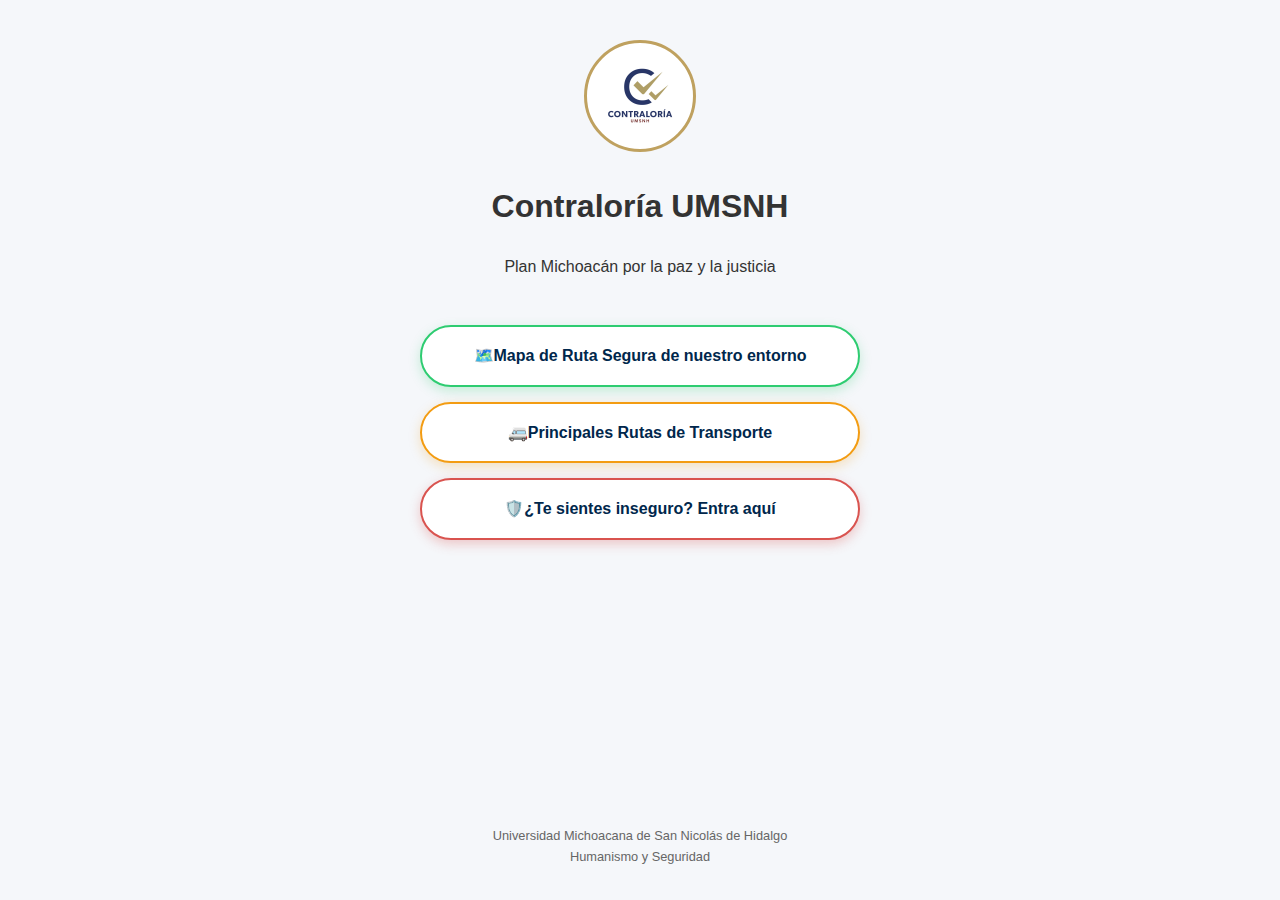
<file: index.html>
<!DOCTYPE html>
<html lang="es">
<head>
    <meta charset="UTF-8">
    <meta name="viewport" content="width=device-width, initial-scale=1.0">
    <meta name="description" content="Enlaces de seguridad y transporte UMSNH">
    <title>Contraloría UMSNH | Enlaces</title>
    <link rel="stylesheet" href="style.css">
</head>
<body>

    <div class="profile-section">
        <img src="logo_contraloria.jpg" alt="Logo Contraloría" class="profile-img">
        
        <h1>Contraloría UMSNH</h1>
        <p> <span> Plan Michoacán por la paz y la justicia</span></p>
    </div>

    <div class="links-container">
        <a href="mapa.html" class="link-btn btn-map" data-tooltip="Consulta el mapa de zonas seguras y rutas recomendadas">
            <span class="btn-icon">🗺️</span> Mapa de Ruta Segura de nuestro entorno
        </a>

        <a href="transporte.html" class="link-btn btn-transport" data-tooltip="Información sobre rutas de transporte público y paradas">
            <span class="btn-icon">🚐</span> Principales Rutas de Transporte
        </a>

        <a href="seguridad.html" class="link-btn highlight btn-security" data-tooltip="Acceso directo a ayuda y reporte de incidentes">
            <span class="btn-icon">🛡️</span> ¿Te sientes inseguro? Entra aquí
        </a>
    </div>

    <footer>
        <p>Universidad Michoacana de San Nicolás de Hidalgo<br>
        Humanismo y Seguridad</p>
    </footer>

</body>
</html>
</file>
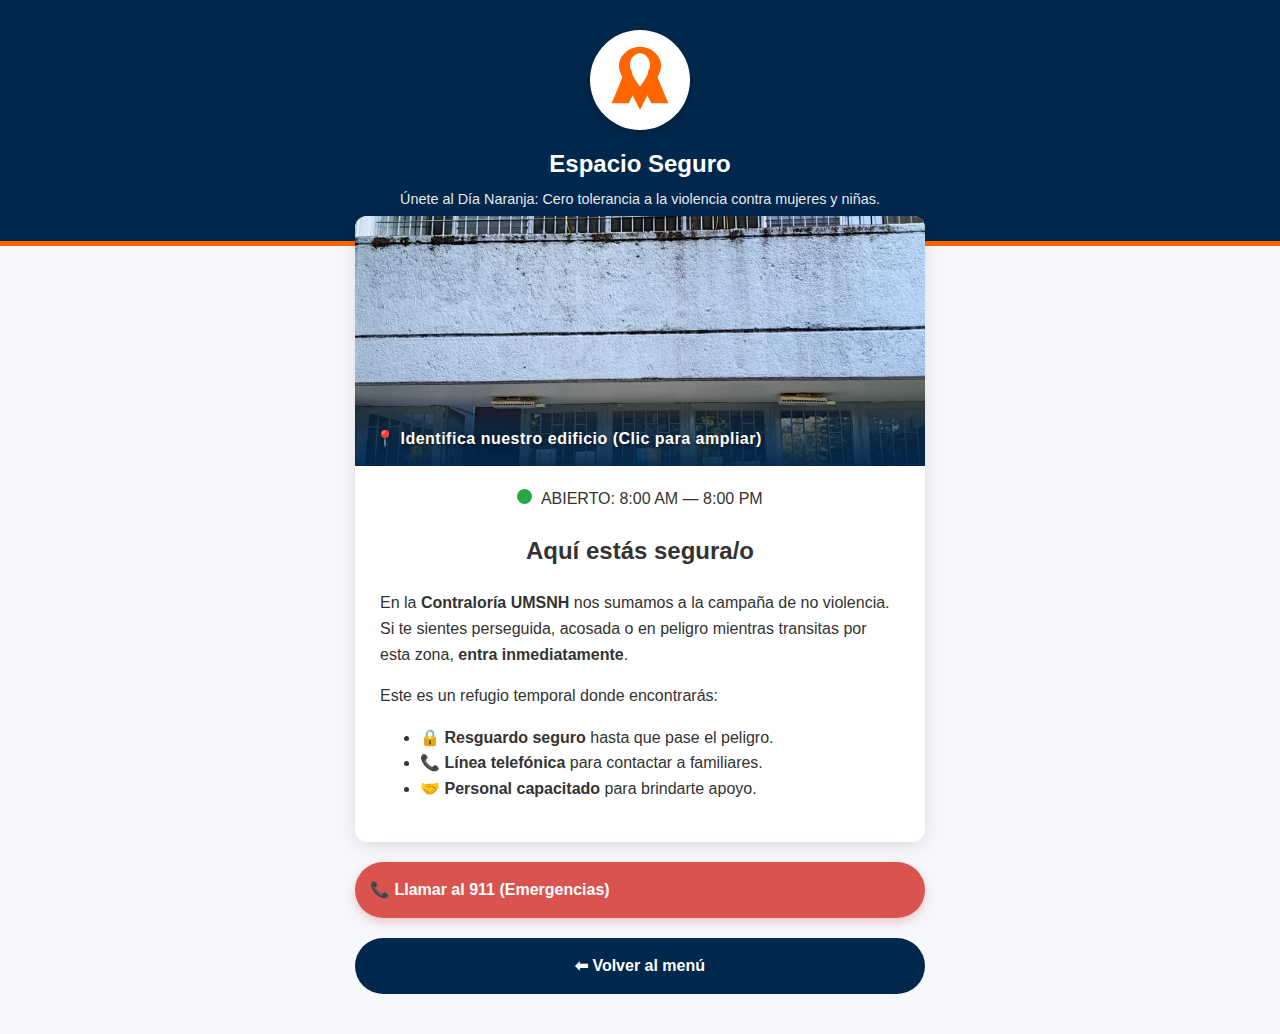
<file: seguridad.html>
<!DOCTYPE html>
<html lang="es">
<head>
    <meta charset="UTF-8">
    <meta name="viewport" content="width=device-width, initial-scale=1.0">
    <title>Espacio Seguro - Contraloría UMSNH</title>
    <link rel="stylesheet" href="style.css">
</head>
<body>

    <header class="hero-security">
        <div class="ribbon-icon">
            <!-- Icono de Moño Naranja (SVG) -->
            <svg xmlns="http://www.w3.org/2000/svg" viewBox="0 0 24 24" fill="#ff6600" width="80" height="80">
                <path d="M12 2C9.5 2 7 3.5 6 6c-1 2.5.5 5 2 7l4 8 4-8c1.5-2 3-4.5 2-7-.9-2.5-3.5-4-6-4zm0 2c1.5 0 3 1.5 3 3.5 0 2-1.5 4.5-3 6.5-1.5-2-3-4.5-3-6.5 0-2 1.5-3.5 3-3.5z"/>
                <path d="M8.5 9.5L5 18h3l1.5-3M15.5 9.5L19 18h-3l-1.5-3" stroke="#ff6600" stroke-width="2" stroke-linecap="round"/>
            </svg>
        </div>
        <h1>Espacio Seguro</h1>
        <p>Únete al Día Naranja: Cero tolerancia a la violencia contra mujeres y niñas.</p>
    </header>

    <div class="container security-page">
        
        <div class="card">
            <div class="facade-container">
                <img src="img/entrada_fachada_edificio.jpg" alt="Fachada Contraloría UMSNH" class="security-img" onclick="openModal(this)">
                <div class="img-caption">📍 Identifica nuestro edificio (Clic para ampliar)</div>
            </div>

            <div class="status-badge">
                <span class="status-dot"></span> ABIERTO: 8:00 AM — 8:00 PM
            </div>
            
            <h2>Aquí estás segura/o</h2>
            
            <div class="message">
                <p>En la <strong>Contraloría UMSNH</strong> nos sumamos a la campaña de no violencia. Si te sientes perseguida, acosada o en peligro mientras transitas por esta zona, <strong>entra inmediatamente</strong>.</p>
                <p>Este es un refugio temporal donde encontrarás:</p>
                <ul class="security-list">
                    <li>🔒 <strong>Resguardo seguro</strong> hasta que pase el peligro.</li>
                    <li>📞 <strong>Línea telefónica</strong> para contactar a familiares.</li>
                    <li>🤝 <strong>Personal capacitado</strong> para brindarte apoyo.</li>
                </ul>
            </div>
        </div>

        <a href="tel:911" class="btn-sos">📞 Llamar al 911 (Emergencias)</a>

        <a href="index.html" class="back-btn">⬅ Volver al menú</a>
    </div>

    <!-- El Modal -->
    <div id="imageModal" class="modal" onclick="closeModal()">
        <span class="close">&times;</span>
        <img class="modal-content" id="img01">
    </div>

    <script>
        function openModal(element) {
            var modal = document.getElementById("imageModal");
            var modalImg = document.getElementById("img01");
            modal.style.display = "block";
            modalImg.src = element.src;
        }

        function closeModal() {
            var modal = document.getElementById("imageModal");
            modal.style.display = "none";
        }
    </script>

</body>
</html>
</file>
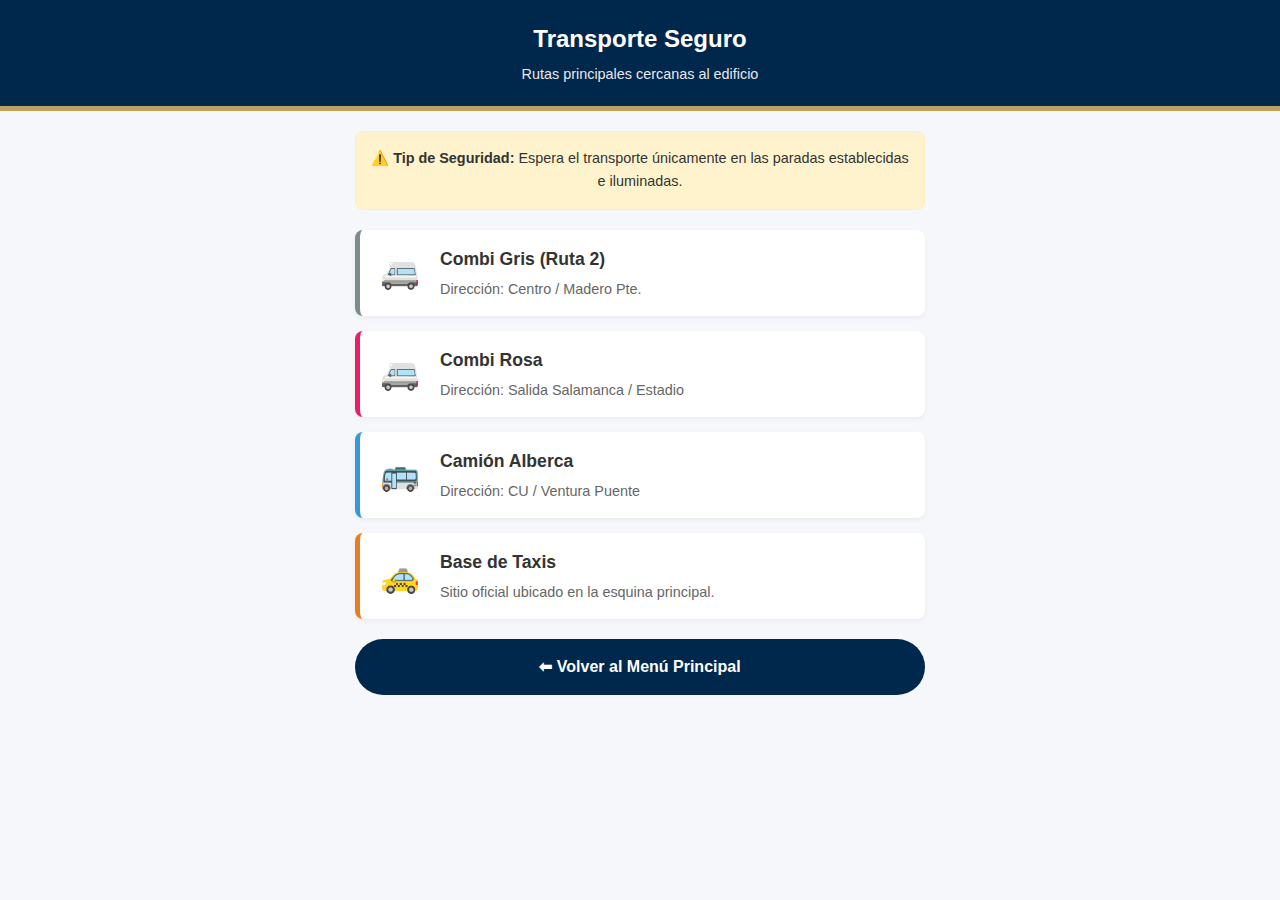
<file: transporte.html>
<!DOCTYPE html>
<html lang="es">

<head>
    <meta charset="UTF-8">
    <meta name="viewport" content="width=device-width, initial-scale=1.0">
    <title>Transporte - Contraloría UMSNH</title>
    <link rel="stylesheet" href="style.css">
</head>

<body>

    <header>
        <h1>Transporte Seguro</h1>
        <p>Rutas principales cercanas al edificio</p>
    </header>

    <div class="container">

        <div class="note">
            ⚠️ <strong>Tip de Seguridad:</strong> Espera el transporte únicamente en las paradas establecidas e
            iluminadas.
        </div>

        <div class="transport-card ruta-gris">
            <div class="icon-box">🚐</div>
            <div class="info-box">
                <h3>Combi Gris (Ruta 2)</h3>
                <p>Dirección: Centro / Madero Pte.</p>
            </div>
        </div>

        <div class="transport-card ruta-rosa">
            <div class="icon-box">🚐</div>
            <div class="info-box">
                <h3>Combi Rosa</h3>
                <p>Dirección: Salida Salamanca / Estadio</p>
            </div>
        </div>

        <div class="transport-card ruta-azul">
            <div class="icon-box">🚌</div>
            <div class="info-box">
                <h3>Camión Alberca</h3>
                <p>Dirección: CU / Ventura Puente</p>
            </div>
        </div>

        <div class="transport-card ruta-naranja">
            <div class="icon-box">🚕</div>
            <div class="info-box">
                <h3>Base de Taxis</h3>
                <p>Sitio oficial ubicado en la esquina principal.</p>
            </div>
        </div>

        <a href="index.html" class="back-btn">⬅ Volver al Menú Principal</a>

    </div>

</body>

</html>
</file>
<file: style.css>
/* =======================================================
   VARIABLES GLOBALES (Institucionales y de Seguridad)
   ======================================================= */
:root {
    --bg-color: #f5f7fa; /* Fondo suave y limpio */
    --umsnh-blue: #00274c; /* Azul Institucional (Principal) */
    --umsnh-gold: #bfa15f; /* Dorado/Ocre Institucional (Acento) */
    --safe-green: #28a745; /* Verde seguridad/abierto */
    --alert-color: #d9534f; /* Rojo de alerta/SOS */
    --white: #ffffff;
    --text-color: #333;
    --secondary-text: #666;
    --light-gray: #f4f4f4;
}

/* =======================================================
   ESTILOS BASE (Aplicables a todos los sitios)
   ======================================================= */
body {
    font-family: 'Segoe UI', Tahoma, Geneva, Verdana, sans-serif;
    background-color: var(--bg-color);
    margin: 0;
    padding: 0;
    color: var(--text-color);
    line-height: 1.6;
    /* Para el Linktree, centramos el contenido verticalmente */
    display: flex;
    flex-direction: column;
    align-items: center;
    min-height: 100vh;
}

header {
    background-color: var(--umsnh-blue);
    color: var(--white);
    padding: 20px;
    text-align: center;
    border-bottom: 5px solid var(--umsnh-gold);
    width: 100%;
    box-sizing: border-box;
}

header h1 {
    margin: 0;
    font-size: 1.5rem;
}

header p {
    margin: 5px 0 0;
    font-size: 0.9rem;
    opacity: 0.9;
}

/* Contenedor principal que limita el ancho para móviles */
.container {
    max-width: 600px;
    margin: 20px auto;
    padding: 0 15px;
    width: 100%;
    box-sizing: border-box;
}

/* Botón de regreso / Enlace de navegación general */
.back-btn {
    display: block;
    width: 100%;
    padding: 15px;
    margin: 20px 0;
    background-color: var(--umsnh-blue);
    color: white;
    text-align: center;
    text-decoration: none;
    border-radius: 50px;
    font-weight: bold;
    box-sizing: border-box;
    transition: background-color 0.3s;
}

.back-btn:hover {
    background-color: #001f3f;
}

footer {
    width: 100%;
    text-align: center;
    padding: 20px;
    font-size: 0.8rem;
    color: var(--secondary-text);
    margin-top: auto; /* Empuja el footer hacia abajo */
}


/* =======================================================
   ESTILOS ESPECÍFICOS DE LINKTREE (index.html)
   ======================================================= */
.profile-section {
    text-align: center;
    margin-top: 40px;
    margin-bottom: 30px;
    padding: 0 20px;
}

.profile-img {
    width: 100px;
    height: 100px;
    border-radius: 50%;
    object-fit: cover;
    border: 3px solid var(--umsnh-gold);
    background-color: var(--white);
    padding: 3px;
}

.links-container {
    width: 100%;
    max-width: 480px;
    padding: 0 20px;
    box-sizing: border-box;
    flex-grow: 1;
}

.link-btn {
    display: flex;
    align-items: center;
    justify-content: center;
    background-color: var(--white);
    color: var(--umsnh-blue);
    text-decoration: none;
    padding: 16px;
    margin-bottom: 15px;
    border-radius: 50px;
    border: 2px solid transparent;
    font-weight: 600;
    box-shadow: 0 4px 6px rgba(0,0,0,0.1);
    transition: all 0.3s cubic-bezier(0.25, 0.8, 0.25, 1);
    position: relative; /* Necesario para el tooltip */
}

.link-btn:hover {
    transform: translateY(-3px) scale(1.02);
    box-shadow: 0 10px 20px rgba(0,0,0,0.15);
    border-color: var(--umsnh-gold);
}

/* Estilos del Tooltip */
.link-btn::before {
    content: attr(data-tooltip);
    position: absolute;
    bottom: 120%; /* Posición encima del botón */
    left: 50%;
    transform: translateX(-50%) translateY(10px);
    background-color: var(--umsnh-blue);
    color: var(--white);
    padding: 8px 12px;
    border-radius: 6px;
    font-size: 0.85rem;
    white-space: nowrap;
    opacity: 0;
    visibility: hidden;
    transition: all 0.3s ease;
    pointer-events: none;
    z-index: 100;
    box-shadow: 0 4px 6px rgba(0,0,0,0.2);
    border: 1px solid var(--umsnh-gold);
}

/* Flecha del Tooltip */
.link-btn::after {
    content: '';
    position: absolute;
    bottom: 110%; /* Justo debajo del tooltip */
    left: 50%;
    transform: translateX(-50%) translateY(10px);
    border-width: 6px;
    border-style: solid;
    border-color: var(--umsnh-blue) transparent transparent transparent;
    opacity: 0;
    visibility: hidden;
    transition: all 0.3s ease;
    pointer-events: none;
    z-index: 100;
}

.link-btn:hover::before,
.link-btn:hover::after {
    opacity: 1;
    visibility: visible;
    transform: translateX(-50%) translateY(0);
}

/* =======================================================
   COLORES ESPECÍFICOS DE BOTONES (Bordes y Sombras)
   ======================================================= */
.link-btn.btn-map {
    border-color: #2ecc71; /* Verde esmeralda para mapa/seguro */
    box-shadow: 0 4px 12px rgba(46, 204, 113, 0.25);
}

.link-btn.btn-map:hover {
    box-shadow: 0 8px 20px rgba(46, 204, 113, 0.4);
    background-color: #f0fff4;
}

.link-btn.btn-transport {
    border-color: #f39c12; /* Naranja para transporte */
    box-shadow: 0 4px 12px rgba(243, 156, 18, 0.25);
}

.link-btn.btn-transport:hover {
    box-shadow: 0 8px 20px rgba(243, 156, 18, 0.4);
    background-color: #fffaf0;
}

.link-btn.btn-security {
    border-color: var(--alert-color); /* Rojo para seguridad/alerta */
    box-shadow: 0 4px 12px rgba(217, 83, 79, 0.3);
}

.link-btn.btn-security:hover {
    box-shadow: 0 8px 20px rgba(217, 83, 79, 0.5);
    /* Mantiene el fondo azul definido en .highlight pero intensifica el borde */
    border-color: #c9302c;
}

/* =======================================================
   ESTILOS ESPECÍFICOS DE MAPA (mapa.html)
   ======================================================= */
.map-container {
    width: 100%;
    height: auto;
    border: 2px solid var(--umsnh-blue);
    border-radius: 8px;
    overflow: hidden;
    margin-bottom: 15px;
    background-color: #ddd;
}

.map-container img {
    width: 100%;
    height: auto;
    display: block;
}

.instructions {
    text-align: left;
    background-color: #e8f5e9;
    padding: 15px;
    border-left: 5px solid var(--safe-green);
    border-radius: 4px;
    margin-top: 20px;
}

.instructions h3 {
    color: var(--safe-green);
    margin-top: 0;
}

/* Carrusel en Mapa */
.carousel-section {
    margin-top: 30px;
    text-align: center;
}

.carousel-section h3 {
    color: var(--umsnh-blue);
    margin-bottom: 15px;
}

.carousel-container {
    width: 100%;
    overflow-x: auto;
    padding-bottom: 10px;
    /* Estilizado de scrollbar */
    scrollbar-width: thin;
    scrollbar-color: var(--umsnh-gold) var(--bg-color);
    -webkit-overflow-scrolling: touch;
    scroll-snap-type: x mandatory;
    display: flex; /* Para centrar si hay pocos elementos, o alinear a la izquierda */
}

.carousel-container::-webkit-scrollbar {
    height: 6px;
}

.carousel-container::-webkit-scrollbar-track {
    background: #f1f1f1;
    border-radius: 10px;
}

.carousel-container::-webkit-scrollbar-thumb {
    background: var(--umsnh-gold);
    border-radius: 10px;
}

.carousel-track {
    display: flex;
    gap: 15px;
    padding: 5px 5px 15px 5px; /* Padding extra abajo para la sombra */
}

.carousel-card {
    scroll-snap-align: center;
    background: var(--white);
    border-radius: 10px;
    box-shadow: 0 4px 10px rgba(0,0,0,0.1);
    overflow: hidden;
    width: 260px; /* Ancho fijo para las tarjetas */
    flex-shrink: 0;
    border: 1px solid #eee;
    transition: transform 0.3s ease;
}

.carousel-card:hover {
    transform: translateY(-5px);
}

.carousel-card img {
    width: 100%;
    height: 180px;
    object-fit: cover;
    display: block;
    border-bottom: 3px solid var(--umsnh-gold);
}

.carousel-card p {
    margin: 10px 0;
    font-size: 0.95rem;
    color: var(--umsnh-blue);
    font-weight: 600;
    padding: 0 10px;
}

.carousel-hint {
    font-size: 0.85rem;
    color: var(--secondary-text);
    margin-top: 5px;
    font-style: italic;
    animation: pulse 2s infinite;
}

@keyframes pulse {
    0% { opacity: 0.6; }
    50% { opacity: 1; }
    100% { opacity: 0.6; }
}

/* =======================================================
   MAPA DE GOOGLE (mapa.html)
   ======================================================= */
.google-map-section {
    margin: 20px 0;
    text-align: center;
}

.google-map-section h3 {
    color: var(--umsnh-blue);
    margin-bottom: 10px;
}

.map-responsive {
    overflow: hidden;
    padding-bottom: 56.25%; /* Relación de aspecto 16:9 */
    position: relative;
    height: 0;
    border-radius: 8px;
    border: 2px solid var(--umsnh-gold);
    box-shadow: 0 4px 10px rgba(0,0,0,0.1);
}

.map-responsive iframe {
    left: 0;
    top: 0;
    height: 100%;
    width: 100%;
    position: absolute;
}

.btn-google-maps {
    display: inline-block;
    margin-top: 15px;
    padding: 10px 20px;
    background-color: var(--white);
    color: var(--umsnh-blue);
    text-decoration: none;
    border: 1px solid var(--umsnh-blue);
    border-radius: 25px;
    font-weight: bold;
    transition: all 0.3s ease;
}

.btn-google-maps:hover {
    background-color: var(--umsnh-blue);
    color: var(--white);
}

/* =======================================================
   ACORDEÓN (transporte.html)
   ======================================================= */
.accordion {
    background-color: var(--umsnh-blue);
    color: var(--white);
    cursor: pointer;
    padding: 18px;
    width: 100%;
    border: none;
    text-align: left;
    outline: none;
    font-size: 1rem;
    transition: 0.4s;
    border-radius: 8px;
    margin-bottom: 10px;
    font-weight: bold;
    display: flex;
    justify-content: space-between;
    align-items: center;
}

.active, .accordion:hover {
    background-color: #001f3f;
}

.accordion:after {
    content: '\002B'; /* Unicode character for "plus" sign (+) */
    color: var(--white);
    font-weight: bold;
    float: right;
    margin-left: 5px;
}

.active:after {
    content: "\2212"; /* Unicode character for "minus" sign (-) */
}

.panel {
    padding: 0 18px;
    background-color: white;
    max-height: 0;
    overflow: hidden;
    transition: max-height 0.2s ease-out;
    border-radius: 0 0 8px 8px;
    margin-bottom: 15px;
}

.external-source {
    text-align: center;
    margin: 30px 0 20px 0;
    padding: 20px;
    background-color: #f8f9fa;
    border-radius: 8px;
    border: 1px dashed var(--umsnh-blue);
}

.external-source p {
    margin-bottom: 15px;
    font-size: 0.9rem;
}

.btn-external {
    display: inline-block;
    padding: 10px 25px;
    background-color: var(--umsnh-gold);
    color: var(--white);
    text-decoration: none;
    border-radius: 25px;
    font-weight: bold;
    transition: background-color 0.3s;
}

.btn-external:hover {
    background-color: #a68b4f;
}

/* =======================================================
   ESTILOS ESPECÍFICOS DE SEGURIDAD (seguridad.html)
   ======================================================= */
.hero-security {
    background-color: var(--umsnh-blue);
    color: white;
    padding: 30px 20px;
    border-bottom: 5px solid #ff6600; /* Naranja Día Naranja */
    text-align: center;
}

.ribbon-icon {
    background-color: white;
    width: 100px;
    height: 100px;
    border-radius: 50%;
    display: flex;
    align-items: center;
    justify-content: center;
    margin: 0 auto 15px auto;
    box-shadow: 0 4px 10px rgba(0,0,0,0.2);
}

.facade-container {
    position: relative;
    margin: -25px -25px 20px -25px; /* Para que la imagen ocupe todo el ancho del card */
    border-radius: 12px 12px 0 0;
    overflow: hidden;
}

.security-img {
    width: 100%;
    height: 250px; /* Más altura para mejor visibilidad */
    object-fit: cover;
    object-position: center;
    display: block;
    transition: transform 0.5s ease;
    cursor: zoom-in; /* Cursor de lupa para la imagen pequeña */
}

.facade-container:hover .security-img {
    transform: scale(1.05); /* Efecto zoom suave */
}

.img-caption {
    position: absolute;
    bottom: 0;
    left: 0;
    right: 0;
    background: linear-gradient(to top, rgba(0, 39, 76, 0.95) 0%, rgba(0, 39, 76, 0.6) 60%, transparent 100%);
    color: white;
    padding: 30px 20px 15px 20px;
    font-size: 1rem;
    text-align: left;
    font-weight: bold;
    text-shadow: 0 2px 4px rgba(0,0,0,0.5);
    letter-spacing: 0.5px;
    pointer-events: none; /* Para que el clic pase a la imagen si es necesario */
}

/* =======================================================
   MODAL DE IMAGEN (seguridad.html)
   ======================================================= */
.modal {
    display: none; 
    position: fixed; 
    z-index: 1000; 
    padding-top: 60px; 
    left: 0;
    top: 0;
    width: 100%; 
    height: 100%; 
    overflow: auto; 
    background-color: rgb(0,0,0); 
    background-color: rgba(0,0,0,0.9); 
}

.modal-content {
    margin: auto;
    display: block;
    width: 80%;
    max-width: 700px;
    border-radius: 8px;
    border: 2px solid var(--umsnh-gold);
    animation: zoom 0.6s;
}

@keyframes zoom {
    from {transform:scale(0)} 
    to {transform:scale(1)}
}

.close {
    position: absolute;
    top: 15px;
    right: 35px;
    color: #f1f1f1;
    font-size: 40px;
    font-weight: bold;
    transition: 0.3s;
    cursor: pointer;
}

.close:hover,
.close:focus {
    color: var(--umsnh-gold);
    text-decoration: none;
    cursor: pointer;
}

/* =======================================================
   ESTILOS ESPECÍFICOS DE TRANSPORTE (transporte.html)
   ======================================================= */
.transport-card {
    background: var(--white);
    border-radius: 8px;
    padding: 15px;
    margin-bottom: 15px;
    box-shadow: 0 2px 5px rgba(0,0,0,0.05);
    display: flex;
    align-items: center;
    border-left: 5px solid gray; /* Color por defecto */
}

.icon-box {
    font-size: 2rem;
    margin-right: 15px;
    width: 50px;
    text-align: center;
}

.info-box h3 {
    margin: 0 0 5px 0;
    font-size: 1.1rem;
}

.info-box p {
    margin: 0;
    font-size: 0.9rem;
    color: var(--secondary-text);
}

/* Colores de rutas (¡Ajustar a las de Morelia!) */
.ruta-gris { border-left-color: #7f8c8d; }
.ruta-rosa { border-left-color: #e91e63; }
.ruta-azul { border-left-color: #3498db; }
.ruta-naranja { border-left-color: #e67e22; }
.ruta-amarilla { border-left-color: #f1c40f; }
.ruta-alberca { border-left-color: #1abc9c; } /* Teal */
.ruta-panteon { border-left-color: #27ae60; } /* Verde */
.ruta-morada { border-left-color: #9b59b6; } /* Morado */

.note {
    background-color: #fff3cd;
    padding: 15px;
    border-radius: 8px;
    font-size: 0.9rem;
    text-align: center;
    margin-bottom: 20px;
    border: 1px solid #ffeeba;
}


/* =======================================================
   ESTILOS ESPECÍFICOS DE ESPACIO SEGURO (seguridad.html)
   ======================================================= */
.hero {
    background-color: var(--umsnh-blue);
    color: white;
    padding: 40px 20px;
    border-bottom: 5px solid var(--umsnh-gold);
    width: 100%;
    box-sizing: border-box;
}

.hero h1 { margin: 0; font-size: 1.8rem; }
.hero p { font-size: 1.1rem; opacity: 0.9; margin-top: 10px; }

.icon-large { font-size: 4rem; display: block; margin-bottom: 10px; }

.container.security-page {
    /* Ajuste para que la tarjeta blanca suba un poco */
    margin-top: -30px; 
    position: relative;
    z-index: 10;
}

.card {
    background: white;
    border-radius: 12px;
    padding: 25px;
    box-shadow: 0 4px 15px rgba(0,0,0,0.1);
    margin-bottom: 20px;
    text-align: center;
}

.status-dot {
    height: 15px; width: 15px;
    background-color: var(--safe-green);
    border-radius: 50%;
    display: inline-block;
    margin-right: 5px;
}

.hours {
    font-size: 1.5rem;
    font-weight: bold;
    color: var(--umsnh-blue);
    margin: 10px 0;
}

.message {
    text-align: left;
    margin-top: 20px;
    line-height: 1.6;
}

.btn-sos {
    display: block;
    background-color: var(--alert-color);
    color: white;
    text-decoration: none;
    padding: 15px;
    border-radius: 50px;
    font-weight: bold;
    margin-bottom: 15px;
    box-shadow: 0 4px 10px rgba(217, 83, 79, 0.3);
    transition: background-color 0.3s;
}

.btn-sos:hover {
    background-color: #c9302c;
}

/* Media Query para pantallas más pequeñas (opcional, pero mejora el móvil) */
@media (max-width: 400px) {
    .link-btn {
        font-size: 0.95rem;
        padding: 14px;
    }
}
</file>
